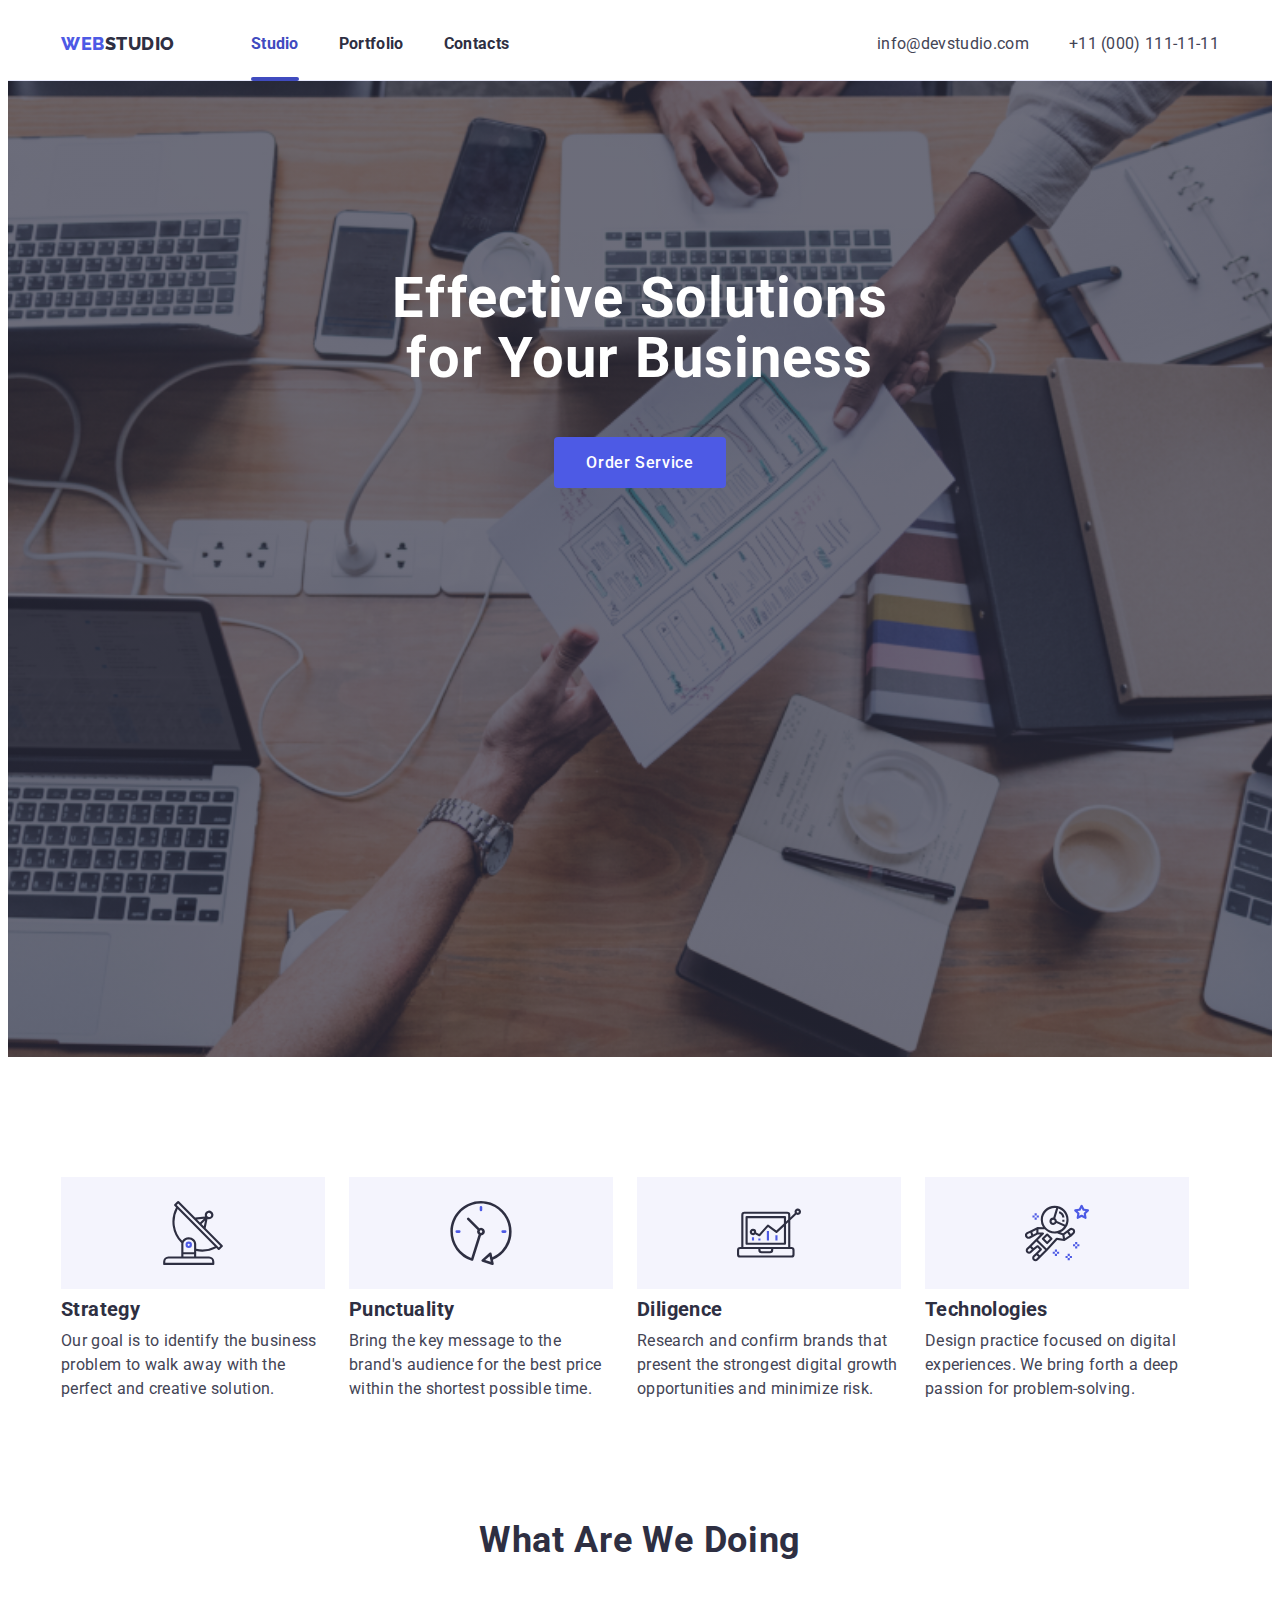
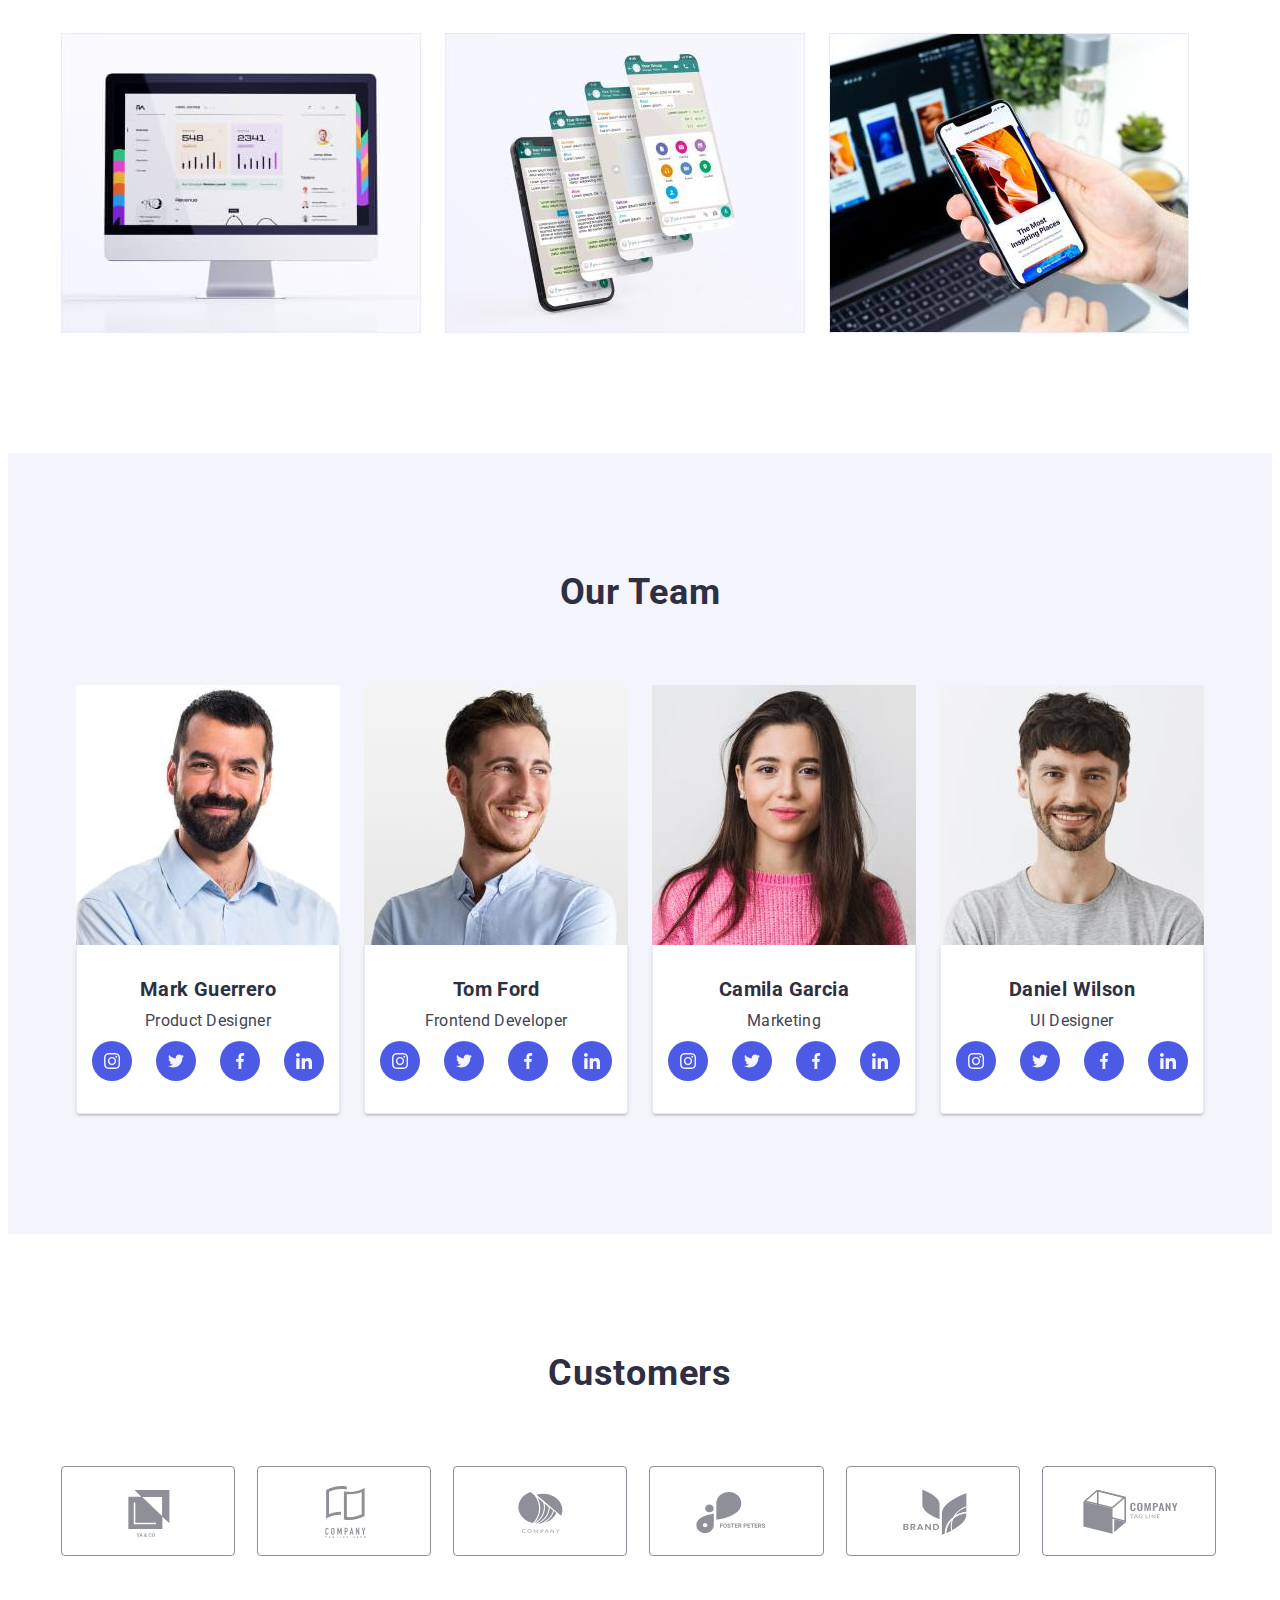
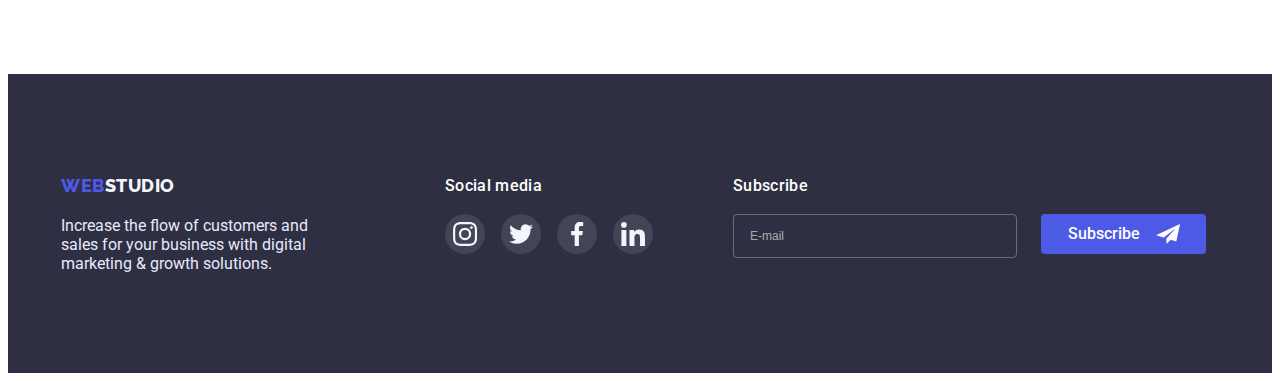
<file: index.html>
<!DOCTYPE html>
<html lang="en">
  <head>
    <meta charset="UTF-8" />
    <meta http-equiv="X-UA-Compatible" content="IE=edge" />
    <meta name="viewport" content="width=device-width, initial-scale=1.0" />
    <title>Document</title>
    <link rel="preconnect" href="https://fonts.googleapis.com" />
    <link rel="preconnect" href="https://fonts.gstatic.com" crossorigin />
    <link
      href="https://fonts.googleapis.com/css2?family=Raleway:wght@800&family=Roboto:wght@400;500;700;900&display=swap"
      rel="stylesheet"
    />
    <link
      rel="stylesheet"
      href="https://cdnjs.cloudflare.com/ajax/libs/modern-normalize/1.1.0/modern-normalize.min.css"
      integrity="sha512-wpPYUAdjBVSE4KJnH1VR1HeZfpl1ub8YT/NKx4PuQ5NmX2tKuGu6U/JRp5y+Y8XG2tV+wKQpNHVUX03MfMFn9Q=="
      crossorigin="anonymous"
      referrerpolicy="no-referrer"
    />
    <link rel="stylesheet" href="./css/styles.css" />
  </head>

  <body>
    <header class="header">
      <div class="container header-container">
        <a href="./index.html" class="header-logo link logo"
          >WEB <span class="header-part-logo logo">studio</span>
        </a>
        <nav class="header-navigation">
          <ul class="header-list list">
            <li class="header-item">
              <a class="header-link link current" href="./index.html">Studio</a>
            </li>
            <li class="header-item">
              <a class="header-link link" href="./portfolio.html">Portfolio</a>
            </li>
            <li class="header-item">
              <a class="header-link link" href="">Contacts</a>
            </li>
          </ul>
        </nav>
        <ul class="contact-list list">
          <li class="contact-item">
            <a class="contact-link link" href="mailto:info@devstudio.com"
              >info@devstudio.com</a
            >
          </li>
          <li class="contact-item">
            <a class="contact-link link" href="tel:+110001111111"
              >+11 (000) 111-11-11</a
            >
          </li>
        </ul>
      </div>
    </header>
    <main>
      <!-- Hero -->
      <section class="hero">
        <div class="container">
          <h1 class="hero-title">Effective Solutions for Your Business</h1>
          <button class="hero-btn" type="button" data-modal-open>
            Order Service
          </button>
        </div>
      </section>
      <!-- Benefits -->
      <section class="benefits section">
        <div class="container">
          <h2 class="visually-hidden">Company benefits</h2>
          <ul class="benefits-list list">
            <li class="benefits-item">
              <div class="benefits-imgs">
                <svg class="benefits-ikon" width="64" height="64">
                  <use href="./images/icons.svg#icon-antenna-1"></use>
                </svg>
              </div>
              <h3 class="benefits-title">Strategy</h3>
              <p class="benefits-text">
                Our goal is to identify the business problem to walk away with
                the perfect and creative solution.
              </p>
            </li>
            <li class="benefits-item">
              <div class="benefits-imgs">
                <svg class="benefits-ikon" width="64" height="64">
                  <use href="./images/icons.svg#icon-clock-1"></use>
                </svg>
              </div>
              <h3 class="benefits-title">Punctuality</h3>
              <p class="benefits-text">
                Bring the key message to the brand's audience for the best price
                within the shortest possible time.
              </p>
            </li>
            <li class="benefits-item">
              <div class="benefits-imgs">
                <svg class="benefits-ikon" width="64" height="64">
                  <use href="./images/icons.svg#icon-diagram-1"></use>
                </svg>
              </div>
              <h3 class="benefits-title">Diligence</h3>
              <p class="benefits-text">
                Research and confirm brands that present the strongest digital
                growth opportunities and minimize risk.
              </p>
            </li>
            <li class="benefits-item">
              <div class="benefits-imgs">
                <svg class="benefits-ikon" width="64" height="64">
                  <use href="./images/icons.svg#icon-astronaut-1"></use>
                </svg>
              </div>
              <h3 class="benefits-title">Technologies</h3>
              <p class="benefits-text">
                Design practice focused on digital experiences. We bring forth a
                deep passion for problem-solving.
              </p>
            </li>
          </ul>
        </div>
      </section>
      <!-- Services -->
      <section class="services section">
        <div class="container">
          <h2 class="services-title">What are we doing</h2>
          <ul class="services-list list">
            <li class="services-item">
              <img src="./images/img1.jpg" alt="analytics" width="360" />
            </li>
            <li class="services-item">
              <img src="./images/img2.jpg" alt="android app" width="360" />
            </li>
            <li class="services-item">
              <img src="./images/img3.jpg" alt="ui/ux" width="360" />
            </li>
          </ul>
        </div>
      </section>
      <!-- Team -->
      <section class="team section">
        <div class="container">
          <h2 class="team-title">Our Team</h2>
          <ul class="team-list list">
            <li class="team-item">
              <img src="./images/Mark.jpg" alt="Mark Guerrero" width="264" />
              <div class="people-descr text-under-img">
                <h3 class="team-after-title">Mark Guerrero</h3>
                <p class="team-text">Product Designer</p>
                <ul class="team-soc-list list">
                  <li class="team-soc-item">
                    <a href="" class="team-soc-link link">
                      <svg class="team-soc-ikon" width="16" height="16">
                        <use href="./images/icons.svg#icon-instagram-1"></use>
                      </svg>
                    </a>
                  </li>
                  <li class="team-soc-item">
                    <a href="" class="team-soc-link link">
                      <svg class="team-soc-ikon" width="16" height="16">
                        <use href="./images/icons.svg#icon-twitter-1"></use>
                      </svg>
                    </a>
                  </li>
                  <li class="team-soc-item">
                    <a href="" class="team-soc-link link">
                      <svg class="team-soc-ikon" width="16" height="16">
                        <use href="./images/icons.svg#icon-facebook-1"></use>
                      </svg>
                    </a>
                  </li>
                  <li class="team-soc-item">
                    <a href="" class="team-soc-link link">
                      <svg class="team-soc-ikon" width="16" height="16">
                        <use href="./images/icons.svg#icon-linkedin-1"></use>
                      </svg>
                    </a>
                  </li>
                </ul>
              </div>
            </li>
            <li class="team-item">
              <img src="./images/Tom.jpg" alt="Tom Ford" width="264" />
              <div class="people-descr text-under-img">
                <h3 class="team-after-title">Tom Ford</h3>
                <p class="team-text">Frontend Developer</p>
                <ul class="team-soc-list list">
                  <li class="team-soc-item">
                    <a href="" class="team-soc-link link">
                      <svg class="team-soc-icon" width="16" height="16">
                        <use href="./images/icons.svg#icon-instagram-1"></use>
                      </svg>
                    </a>
                  </li>
                  <li class="team-soc-item">
                    <a href="" class="team-soc-link link">
                      <svg class="team-soc-icon" width="16" height="16">
                        <use href="./images/icons.svg#icon-twitter-1"></use>
                      </svg>
                    </a>
                  </li>
                  <li class="team-soc-item">
                    <a href="" class="team-soc-link link">
                      <svg class="team-soc-icon" width="16" height="16">
                        <use href="./images/icons.svg#icon-facebook-1"></use>
                      </svg>
                    </a>
                  </li>
                  <li class="team-soc-item">
                    <a href="" class="team-soc-link link">
                      <svg class="team-soc-icon" width="16" height="16">
                        <use href="./images/icons.svg#icon-linkedin-1"></use>
                      </svg>
                    </a>
                  </li>
                </ul>
              </div>
            </li>
            <li class="team-item">
              <img src="./images/Camila.jpg" alt="Camila Garcia" width="264" />
              <div class="people-descr text-under-img">
                <h3 class="team-after-title">Camila Garcia</h3>
                <p class="team-text">Marketing</p>
                <ul class="team-soc-list list">
                  <li class="team-soc-item">
                    <a href="" class="team-soc-link link">
                      <svg class="team-soc-icon" width="16" height="16">
                        <use href="./images/icons.svg#icon-instagram-1"></use>
                      </svg>
                    </a>
                  </li>
                  <li class="team-soc-item">
                    <a href="" class="team-soc-link link">
                      <svg class="team-soc-icon" width="16" height="16">
                        <use href="./images/icons.svg#icon-twitter-1"></use>
                      </svg>
                    </a>
                  </li>
                  <li class="team-soc-item">
                    <a href="" class="team-soc-link link">
                      <svg class="team-soc-icon" width="16" height="16">
                        <use href="./images/icons.svg#icon-facebook-1"></use>
                      </svg>
                    </a>
                  </li>
                  <li class="team-soc-item">
                    <a href="" class="team-soc-link link">
                      <svg class="team-soc-icon" width="16" height="16">
                        <use href="./images/icons.svg#icon-linkedin-1"></use>
                      </svg>
                    </a>
                  </li>
                </ul>
              </div>
            </li>
            <li class="team-item">
              <img src="./images/Daniel.jpg" alt="Daniel Wilson" width="264" />
              <div class="people-descr text-under-img">
                <h3 class="team-after-title">Daniel Wilson</h3>
                <p class="team-text">UI Designer</p>
                <ul class="team-soc-list list">
                  <li class="team-soc-item">
                    <a href="" class="team-soc-link link">
                      <svg class="team-soc-icon" width="16" height="16">
                        <use href="./images/icons.svg#icon-instagram-1"></use>
                      </svg>
                    </a>
                  </li>
                  <li class="team-soc-item">
                    <a href="" class="team-soc-link link">
                      <svg class="team-soc-icon" width="16" height="16">
                        <use href="./images/icons.svg#icon-twitter-1"></use>
                      </svg>
                    </a>
                  </li>
                  <li class="team-soc-item">
                    <a href="" class="team-soc-link link">
                      <svg class="team-soc-icon" width="16" height="16">
                        <use href="./images/icons.svg#icon-facebook-1"></use>
                      </svg>
                    </a>
                  </li>
                  <li class="team-soc-item">
                    <a href="" class="team-soc-link link">
                      <svg class="team-soc-icon" width="16" height="16">
                        <use href="./images/icons.svg#icon-linkedin-1"></use>
                      </svg>
                    </a>
                  </li>
                </ul>
              </div>
            </li>
          </ul>
        </div>
      </section>
      <!-- Customers -->
      <section class="customers section">
        <div class="container">
          <h3 class="customers-title">Customers</h3>
          <ul class="customers-list list">
            <li class="customers-item">
              <a href="" class="customers-link link">
                <svg class="customers-icon" width="104" height="56">
                  <use href="./images/icons.svg#icon-Client-1"></use>
                </svg>
              </a>
            </li>
            <li class="customers-item">
              <a href="" class="customers-link link">
                <svg class="customers-icon" width="104" height="56">
                  <use href="./images/icons.svg#icon-Client-2"></use>
                </svg>
              </a>
            </li>
            <li class="customers-item">
              <a href="" class="customers-link link">
                <svg class="customers-icon" width="104" height="56">
                  <use href="./images/icons.svg#icon-Client-3"></use>
                </svg>
              </a>
            </li>
            <li class="customers-item">
              <a href="" class="customers-link link">
                <svg class="customers-icon" width="104" height="56">
                  <use href="./images/icons.svg#icon-Client-4"></use>
                </svg>
              </a>
            </li>
            <li class="customers-item">
              <a href="" class="customers-link link">
                <svg class="customers-icon" width="104" height="56">
                  <use href="./images/icons.svg#icon-Client-5"></use>
                </svg>
              </a>
            </li>
            <li class="customers-item">
              <a href="" class="customers-link link">
                <svg class="customers-icon" width="104" height="56">
                  <use href="./images/icons.svg#icon-Client-6"></use>
                </svg>
              </a>
            </li>
          </ul>
        </div>
      </section>
    </main>
    <footer class="footer">
      <div class="container footer-inf">
        <div class="footer-logo-inf">
          <a href="./index.html" class="footer-logo link logo"
            >WEB <span class="footer-part-logo logo">studio</span></a>
          <p class="footer-text">
            Increase the flow of customers and sales for your business with
            digital marketing & growth solutions.
          </p>
        </div>
        <div class="footer-soc">
          <p class="footer-title">Social media</p>
          <ul class="footer-soc-list list">
            <li class="footer-soc-item">
              <a href="" class="footer-soc-link link">
                <svg class="footer-soc-icon" width="24" height="24">
                  <use href="./images/icons.svg#icon-instagram-1"></use>
                </svg>
              </a>
            </li>
            <li class="footer-soc-item">
              <a href="" class="footer-soc-link link">
                <svg class="footer-soc-icon" width="24" height="24">
                  <use href="./images/icons.svg#icon-twitter-1"></use>
                </svg>
              </a>
            </li>
            <li class="footer-soc-item">
              <a href="" class="footer-soc-link link">
                <svg class="footer-soc-icon" width="24" height="24">
                  <use href="./images/icons.svg#icon-facebook-1"></use>
                </svg>
              </a>
            </li>
            <li class="footer-soc-item">
              <a href="" class="footer-soc-link link">
                <svg class="footer-soc-icon" width="24" height="24">
                  <use href="./images/icons.svg#icon-linkedin-1"></use>
                </svg>
              </a>
            </li>
          </ul>
        </div>
        <form class="footer-form">
          <p class="footer-title">Subscribe</p>
          <div class="footer-sub">
            <input
              type="email"
              class="footer-input"
              placeholder="E-mail"
              name="email"
            />
            <button type="submit" class="btn-sub">
              Subscribe
              <svg class="form-footer-icon" width="24" height="24">
                <use href="./images/icons.svg#icon-telegram"></use>
              </svg>
            </button>
          </div>
        </form>
      </div>
    </footer>
    <div class="backdrop is-hidden" data-modal>
      <div class="modal">
        <button type="button" class="modal-close" data-modal-close>
          <svg class="icon icon-close">
            <use href="./images/icons.svg#icon-Close"></use>
          </svg>
        </button>
        <p class="modal-title">Leave your contacts and we will call you back</p>
        <form class="modal-form">
          <label for="user-name" class="modal-label">Name</label>
          <div class="input-wrap">
            <input
              type="text"
              class="modal-input"
              name="user-name"
              id="user-name"
            />

            <svg class="modal-icon" width="18" height="18">
              <use href="./images/icons.svg#icon-person"></use>
            </svg>
          </div>
          <label for="user-tel" class="modal-label">Phone</label>
          <div class="input-wrap">
            <input
              type="tel"
              class="modal-input"
              name="user-tel"
              id="user-tel"
            />
            <svg class="modal-icon" width="18" height="24">
              <use href="./images/icons.svg#icon-phone"></use>
            </svg>
          </div>

          <label for="user-email" class="modal-label">Email</label>
          <div class="input-wrap">
            <input
              type="email"
              class="modal-input"
              name="user-email"
              id="user-email"
            />
            <svg class="modal-icon" width="18" height="24">
              <use href="./images/icons.svg#icon-email"></use>
            </svg>
          </div>

          <label for="user-comment" class="modal-label">Comment</label>
          <textarea
            name="user-comment"
            id="user-comment"
            placeholder="Text input"
            class="modal-comment"
          ></textarea>

          <input
            type="checkbox"
            name="reg-consent"
            value="reg-consent"
            id="reg-consent"
            class="reg-consent visually-hidden"
          />
          <label for="reg-consent" class="modal-label">
            <span>
              <svg class="privacy-icon" width="10" height="8">
                <use href="./images/icons.svg#icon-vector"></use>
              </svg>
            </span>
            I accept the terms and conditions of the
            <a class="modal-link" href="">Privacy Policy</a>
          </label>
        </form>
        <button type="submit" class="send-btn">Send</button>
      </div>
    </div>
    <script src="./modal.js"></script>
  </body>
</html>
</file>
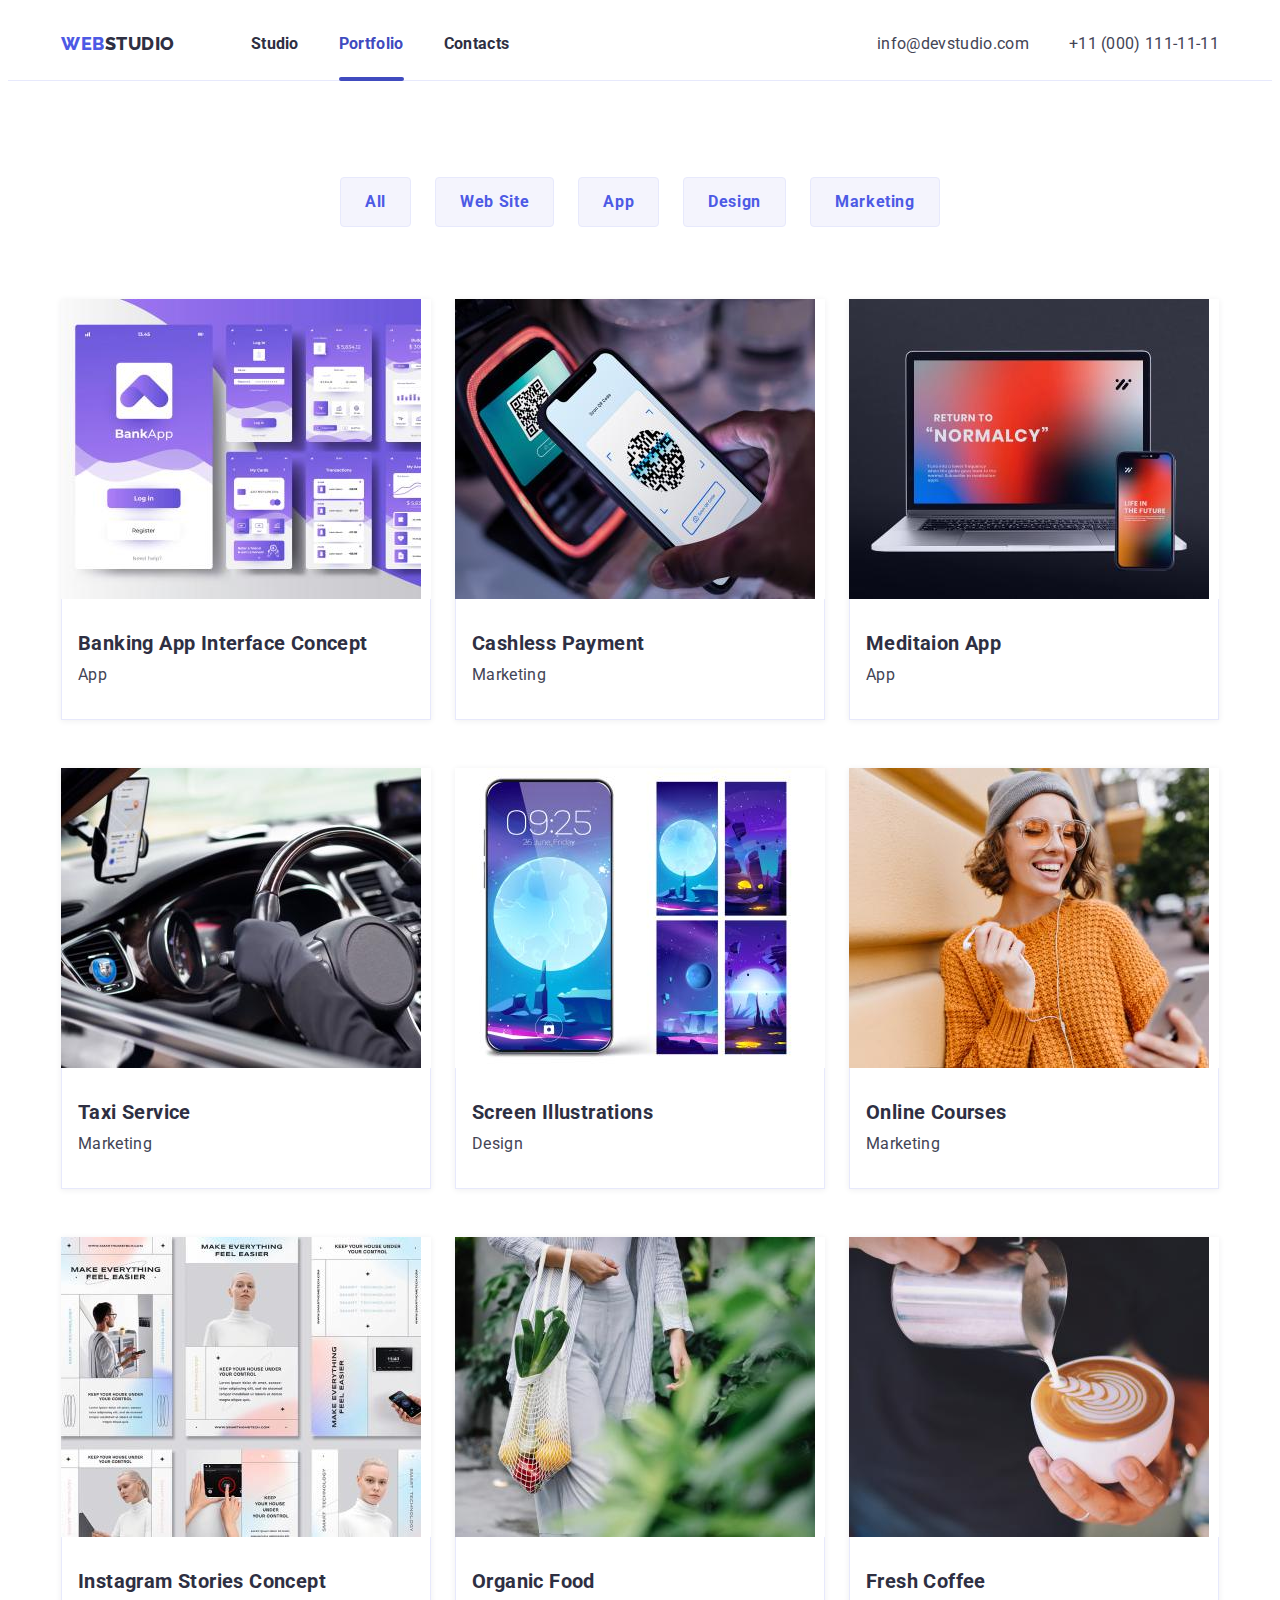
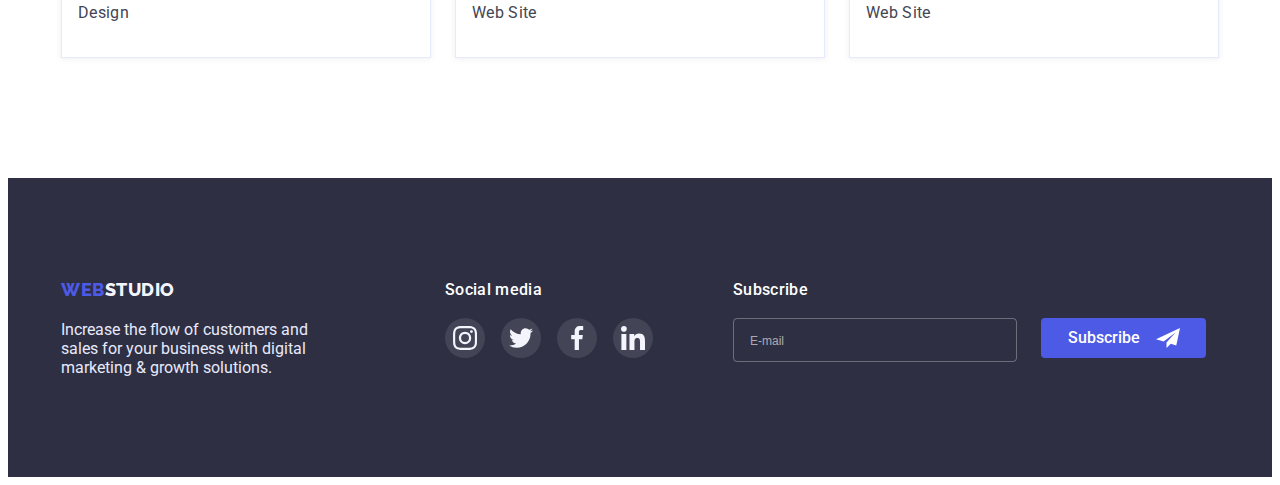
<file: portfolio.html>
<!DOCTYPE html>
<html lang="en">
  <head>
    <meta charset="UTF-8" />
    <meta http-equiv="X-UA-Compatible" content="IE=edge" />
    <meta name="viewport" content="width=device-width, initial-scale=1.0" />
    <title>Document</title>
    <link rel="preconnect" href="https://fonts.googleapis.com" />
    <link rel="preconnect" href="https://fonts.gstatic.com" crossorigin />
    <link
      href="https://fonts.googleapis.com/css2?family=Raleway:wght@800&family=Roboto:wght@400;500;700;900&display=swap"
      rel="stylesheet"
    />
    <link
      rel="stylesheet"
      href="https://cdnjs.cloudflare.com/ajax/libs/modern-normalize/1.1.0/modern-normalize.min.css"
      integrity="sha512-wpPYUAdjBVSE4KJnH1VR1HeZfpl1ub8YT/NKx4PuQ5NmX2tKuGu6U/JRp5y+Y8XG2tV+wKQpNHVUX03MfMFn9Q=="
      crossorigin="anonymous"
      referrerpolicy="no-referrer"
    />
    <link rel="stylesheet" href="./css/styles.css" />
  </head>

  <body>
    <header class="header">
      <div class="container header-container">
        <a href="./index.html" class="header-logo link logo"
          >WEB <span class="header-part-logo logo">studio</span>
        </a>
        <nav class="header-navigation">
          <ul class="header-list list">
            <li class="header-item">
              <a class="header-link link" href="./index.html">Studio</a>
            </li>
            <li class="header-item">
              <a class="header-link link current" href="./portfolio.html"
                >Portfolio</a
              >
            </li>
            <li class="header-item">
              <a class="header-link link" href="">Contacts</a>
            </li>
          </ul>
        </nav>
        <ul class="contact-list list">
          <li class="contact-item">
            <a class="contact-link link" href="mailto:info@devstudio.com"
              >info@devstudio.com</a
            >
          </li>
          <li class="contact-item">
            <a class="contact-link link" href="tel:+110001111111"
              >+11 (000) 111-11-11</a
            >
          </li>
        </ul>
      </div>
    </header>
    <main>
      <section class="work">
        <div class="container">
          <h1 class="visually-hidden">Examples of work</h1>
          <ul class="work-list-btn list">
            <li class="work-item-btn">
              <button class="work-btn" type="button">All</button>
            </li>
            <li class="work-item-btn">
              <button class="work-btn" type="button">Web Site</button>
            </li>
            <li class="work-item-btn">
              <button class="work-btn" type="button">App</button>
            </li>
            <li class="work-item-btn">
              <button class="work-btn" type="button">Design</button>
            </li>
            <li class="work-item-btn">
              <button class="work-btn" type="button">Marketing</button>
            </li>
          </ul>
          <ul class="work-ex-list list">
            <li class="work-ex-item">
              <a class="work-ex-link link" href="">
                <div class="work-top-wrap">
                  <img
                    src="./images/Banking-App.jpg"
                    alt="Banking App"
                    width="360"
                  />
                  <p class="work-top-text">
                    14 Stylish and User-Friendly App Design Concepts · Task
                    Manager App · Calorie Tracker App · Exotic Fruit Ecommerce
                    App · Cloud Storage App
                  </p>
                </div>
                <div class="product-descr text-under-img">
                  <h2 class="work-title">Banking App Interface Concept</h2>
                  <p class="work-text">App</p>
                </div>
              </a>
            </li>
            <li class="work-ex-item">
              <a class="work-ex-link link" href="">
                <div class="work-top-wrap">
                  <img
                    src="./images/Cashless-Payment.jpg"
                    alt="Cashless Payment"
                    width="360"
                  />
                  <p class="work-top-text">
                    14 Stylish and User-Friendly App Design Concepts · Task
                    Manager App · Calorie Tracker App · Exotic Fruit Ecommerce
                    App · Cloud Storage App
                  </p>
                </div>
                <div class="product-descr text-under-img">
                  <h2 class="work-title">Cashless Payment</h2>
                  <p class="work-text">Marketing</p>
                </div>
              </a>
            </li>
            <li class="work-ex-item">
              <a class="work-ex-link link" href="">
                <div class="work-top-wrap">
                  <img
                    src="./images/Meditaion-App.jpg"
                    alt="Meditaion App"
                    width="360"
                  />
                  <p class="work-top-text">
                    14 Stylish and User-Friendly App Design Concepts · Task
                    Manager App · Calorie Tracker App · Exotic Fruit Ecommerce
                    App · Cloud Storage App
                  </p>
                </div>
                <div class="product-descr text-under-img">
                  <h2 class="work-title">Meditaion App</h2>
                  <p class="work-text">App</p>
                </div>
              </a>
            </li>
            <li class="work-ex-item">
              <a class="work-ex-link link" href="">
                <div class="work-top-wrap">
                  <img src="./images/Taxi.jpg" alt="Taxi Service" width="360" />
                  <p class="work-top-text">
                    14 Stylish and User-Friendly App Design Concepts · Task
                    Manager App · Calorie Tracker App · Exotic Fruit Ecommerce
                    App · Cloud Storage App
                  </p>
                </div>
                <div class="product-descr text-under-img">
                  <h2 class="work-title">Taxi Service</h2>
                  <p class="work-text">Marketing</p>
                </div>
              </a>
            </li>

            <li class="work-ex-item">
              <a class="work-ex-link link" href="">
                <div class="work-top-wrap">
                  <img
                    src="./images/Screen.jpg"
                    alt="Screen Illustrations"
                    width="360"
                  />
                  <p class="work-top-text">
                    14 Stylish and User-Friendly App Design Concepts · Task
                    Manager App · Calorie Tracker App · Exotic Fruit Ecommerce
                    App · Cloud Storage App
                  </p>
                </div>
                <div class="product-descr text-under-img">
                  <h2 class="work-title">Screen Illustrations</h2>
                  <p class="work-text">Design</p>
                </div>
              </a>
            </li>
            <li class="work-ex-item">
              <a class="work-ex-link link" href="">
                <div class="work-top-wrap">
                  <img
                    src="./images/Courses.jpg"
                    alt="Online Courses"
                    width="360"
                  />
                  <p class="work-top-text">
                    14 Stylish and User-Friendly App Design Concepts · Task
                    Manager App · Calorie Tracker App · Exotic Fruit Ecommerce
                    App · Cloud Storage App
                  </p>
                </div>
                <div class="product-descr text-under-img">
                  <h2 class="work-title">Online Courses</h2>
                  <p class="work-text">Marketing</p>
                </div>
              </a>
            </li>
            <li class="work-ex-item">
              <a class="work-ex-link link" href="">
                <div class="work-top-wrap">
                  <img
                    src="./images/Stories-Concept.jpg"
                    alt="Stories Concept"
                    width="360"
                  />
                  <p class="work-top-text">
                    14 Stylish and User-Friendly App Design Concepts · Task
                    Manager App · Calorie Tracker App · Exotic Fruit Ecommerce
                    App · Cloud Storage App
                  </p>
                </div>
                <div class="product-descr text-under-img">
                  <h2 class="work-title">Instagram Stories Concept</h2>
                  <p class="work-text">Design</p>
                </div>
              </a>
            </li>
            <li class="work-ex-item">
              <a class="work-ex-link link" href="">
                <div class="work-top-wrap">
                  <img src="./images/Food.jpg" alt="Organic Food" width="360" />
                  <p class="work-top-text">
                    14 Stylish and User-Friendly App Design Concepts · Task
                    Manager App · Calorie Tracker App · Exotic Fruit Ecommerce
                    App · Cloud Storage App
                  </p>
                </div>
                <div class="product-descr text-under-img">
                  <h2 class="work-title">Organic Food</h2>
                  <p class="work-text">Web Site</p>
                </div>
              </a>
            </li>
            <li class="work-ex-item">
              <a class="work-ex-link link" href="">
                <div class="work-top-wrap">
                  <img src="./images/Coffee.jpg" alt="Coffee" width="360" />
                  <p class="work-top-text">
                    14 Stylish and User-Friendly App Design Concepts · Task
                    Manager App · Calorie Tracker App · Exotic Fruit Ecommerce
                    App · Cloud Storage App
                  </p>
                </div>
                <div class="product-descr text-under-img">
                  <h2 class="work-title">Fresh Coffee</h2>
                  <p class="work-text">Web Site</p>
                </div>
              </a>
            </li>
          </ul>
        </div>
      </section>
    </main>
    <footer class="footer">
      <div class="container footer-inf">
        <div class="footer-logo-inf">
          <a href="./index.html" class="footer-logo link logo"
            >WEB <span class="footer-part-logo logo">studio</span></a
          >
          <p class="footer-text">
            Increase the flow of customers and sales for your business with
            digital marketing & growth solutions.
          </p>
        </div>
        <div class="footer-soc">
          <p class="footer-title">Social media</p>
          <ul class="footer-soc-list list">
            <li class="footer-soc-item">
              <a href="" class="footer-soc-link link">
                <svg class="footer-soc-icon" width="24" height="24">
                  <use href="./images/icons.svg#icon-instagram-1"></use>
                </svg>
              </a>
            </li>
            <li class="footer-soc-item">
              <a href="" class="footer-soc-link link">
                <svg class="footer-soc-icon" width="24" height="24">
                  <use href="./images/icons.svg#icon-twitter-1"></use>
                </svg>
              </a>
            </li>
            <li class="footer-soc-item">
              <a href="" class="footer-soc-link link">
                <svg class="footer-soc-icon" width="24" height="24">
                  <use href="./images/icons.svg#icon-facebook-1"></use>
                </svg>
              </a>
            </li>
            <li class="footer-soc-item">
              <a href="" class="footer-soc-link link">
                <svg class="footer-soc-icon" width="24" height="24">
                  <use href="./images/icons.svg#icon-linkedin-1"></use>
                </svg>
              </a>
            </li>
          </ul>
        </div>
        <form class="footer-form">
          <p class="footer-title">Subscribe</p>
          <div class="footer-sub">
            <input
              type="email"
              class="footer-input"
              placeholder="E-mail"
              name="email"
            />
            <button type="submit" class="btn-sub">
              Subscribe
              <svg class="form-footer-icon" width="24" height="24">
                <use href="./images/icons.svg#icon-telegram"></use>
              </svg>
            </button>
          </div>
        </form>
      </div>
    </footer>
  </body>
</html>
</file>
<file: css/styles.css>
:root {
  --first-title-color: #2e2f42;
  --second-title-color: #ffffff;
  --main-text-color: #434455;
  --accent-color: #e7e9fc;
  --background-dark-color: #2e2f42;
  --background-ashen-color: #f4f4fd;
  --background-white-color: #ffffff;
  --btn-color: #4d5ae5;
  --btn-hover-color: #404bbf;
  --filter-btn-hover-color: #4d5ae5;
}

p,
h1,
h2,
h3,
h4,
h5,
h6 {
  margin: 0;
}

img {
  display: block;
}

body {
  font-family: "Roboto", sans-sarif;
  background-color: var(--background-basic-color);
  color: var(--main-text-color);
}

.list {
  list-style: none;
  margin: 0;
  padding-left: 0;
}

.link {
  text-decoration: none;
  color: inherit;
}

.visually-hidden {
  position: absolute;
  width: 1px;
  height: 1px;
  margin: -1px;
  border: 0;
  padding: 0;
  white-space: nowrap;
  clip-path: inset(100%);
  clip: rect(0 0 0 0);
  overflow: hidden;
}

.logo {
  font-family: "Raleway", sans-sarif;
  font-style: normal;
  font-weight: 800;
  font-size: 18px;
  line-height: 1.33;
  letter-spacing: 0.03em;
  text-transform: uppercase;
  display: flex;
}

.container {
  width: 1158px;
  margin-left: auto;
  margin-right: auto;
  padding-left: 15px;
  padding-right: 15px;
}

.section {
  padding-top: 120px;
  padding-bottom: 120px;
}

.text-under-img {
  padding-top: 32px;
  padding-bottom: 32px;
  border: 1px solid var(--accent-color);
  border-top: 0;
}

/* Header */
.header {
  padding-top: 24px;
  padding-bottom: 24px;
  border-bottom: 1px solid var(--accent-color);
}

.header > .container {
  display: flex;
  align-items: center;
}

.header-logo {
  color: var(--btn-color);
}

.header-part-logo {
  color: var(--first-title-color);
}

.header-navigation {
  align-items: center;
  margin-right: auto;
  margin-left: 76px;
}

.header-list {
  display: flex;
  gap: 40px;
}

.header-link {
  font-weight: 700;
  font-size: 16px;
  line-height: 1.5;
  letter-spacing: 0.02em;
  color: var(--first-title-color);
  transition-property: color;
  transition-duration: 250ms;
  transition-timing-function: cubic-bezier(0.4, 0, 0.2, 1);
  position: relative;
}

.current {
  color: var(--btn-hover-color);
}

.header-link.current::after {
  content: " ";
  position: absolute;
  width: 100%;
  height: 4px;
  background-color: var(--btn-hover-color);
  border-radius: 2px;
  left: 0;
  bottom: -28px;
}

.header-link:hover,
.header-link:focus {
  color: var(--btn-color);
}

.contact-list {
  display: flex;
  gap: 40px;
  margin-left: auto;
}

.contact-link {
  font-weight: 400;
  font-size: 16px;
  line-height: 1.5;
  letter-spacing: 0.02em;
  color: var(--main-text-color);
  transition-property: color;
  transition-duration: 250ms;
  transition-timing-function: cubic-bezier(0.4, 0, 0.2, 1);
}

.contact-link:hover,
.contact-link:focus {
  color: var(--btn-color);
}

/* Index Hero */
.hero {
  text-align: center;
  background-color: var(--background-dark-color);
  padding-top: 188px;
  padding-bottom: 188px;
  background-image: linear-gradient(
      rgba(46, 47, 66, 0.7),
      rgba(46, 47, 66, 0.7)
    ),
    url(../images/people-office\ 1.jpg);
  background-position: center;
  background-repeat: no-repeat;
  background-size: cover;
  max-width: 1440px;
  height: 600px;
  margin: 0 auto;
}

.hero-title {
  font-size: 56px;
  line-height: 1.07;
  letter-spacing: 0.02em;
  color: var(--second-title-color);
  margin-bottom: 48px;
  max-width: 496px;
  margin-left: auto;
  margin-right: auto;
}

.hero-btn {
  font-family: inherit;
  font-weight: 500;
  font-size: 16px;
  line-height: 1.19;
  letter-spacing: 0.04em;
  color: var(--second-title-color);
  background-color: var(--btn-color);
  cursor: pointer;

  padding: 16px 32px;
  border-radius: 4px;
  min-width: 169px;
  border: none;
  transition-property: background-color, box-shadow;
  transition-duration: 250ms;
  transition-timing-function: cubic-bezier(0.4, 0, 0.2, 1);
}

.hero-btn:hover,
.hero-btn:focus {
  background-color: var(--btn-hover-color);
  box-shadow: 0px 4px 4px rgba(0, 0, 0, 0.15);
}

/* Benefits */

.benefits-list {
  display: flex;
  gap: 24px;
}

.benefits-imgs {
  background-color: var(--background-ashen-color);
  width: 264px;
  height: 112px;
  display: flex;
  justify-content: center;
  align-items: center;
  margin-bottom: 8px;
}

.benefits-title {
  font-weight: 700;
  font-size: 20px;
  line-height: 1.2;
  letter-spacing: 0.02em;
  color: var(--first-title-color);
  margin-bottom: 8px;
}

.benefits-text {
  font-weight: 400;
  font-size: 16px;
  line-height: 1.5;
  letter-spacing: 0.02em;
  max-width: 264px;
}

/* Services */

.services {
  padding-top: 0;
}

.services-title {
  font-weight: 700;
  font-size: 36px;
  line-height: 1.11;
  text-align: center;
  letter-spacing: 0.02em;
  text-transform: capitalize;
  color: var(--first-title-color);

  margin-bottom: 72px;
}

.services-list {
  display: flex;
  gap: 24px;
}

/* Team */
.team {
  background-color: var(--background-ashen-color);
}

.team-title {
  font-weight: 700;
  font-size: 36px;
  line-height: 1.11;
  text-align: center;
  letter-spacing: 0.02em;
  text-transform: capitalize;
  color: var(--first-title-color);
  margin-bottom: 72px;
}

.team-list {
  display: flex;
  justify-content: center;
  gap: 24px;
}

.team-item {
  background-color: var(--background-white-color);
  text-align: center;
}

.team-after-title {
  font-weight: 700;
  font-size: 20px;
  line-height: 1.2;
  letter-spacing: 0.02em;
  color: var(--first-title-color);
  margin-bottom: 8px;
}

.people-descr {
  box-shadow: 0px 1px 6px rgba(46, 47, 66, 0.08),
    0px 1px 1px rgba(46, 47, 66, 0.16), 0px 2px 1px rgba(46, 47, 66, 0.08);
  border-radius: 0px 0px 4px 4px;
}

.team-text {
  font-weight: 400;
  font-size: 16px;
  line-height: 1.5;
  letter-spacing: 0.02em;
  margin-bottom: 8px;
}

.team-soc-list {
  display: flex;
  justify-content: center;
  gap: 24px;
}

.team-soc-item {
  width: 40px;
  height: 40px;
}

.team-soc-link {
  width: 100%;
  height: 100%;
  background-color: var(--btn-color);
  border-radius: 50%;
  display: flex;
  align-items: center;
  justify-content: center;
  transition-property: background-color;
  transition-duration: 250ms;
  transition-timing-function: cubic-bezier(0.4, 0, 0.2, 1);
}

.team-soc-link:hover,
.team-soc-link:focus {
  background-color: var(--btn-hover-color);
}

/* Customers */
.customers-title {
  font-weight: 700;
  font-size: 36px;
  line-height: 1.11;
  text-align: center;
  letter-spacing: 0.02em;
  color: var(--background-dark-color);
  margin-bottom: 72px;
}

.customers-list {
  display: flex;
  gap: 24px;
}

.customers-item {
  width: calc((100% - 125px) / 6);
  height: 88px;
}

.customers-link {
  width: 100%;
  height: 100%;
  border: 1px solid currentColor;
  border-radius: 4px;
  display: flex;
  align-items: center;
  justify-content: center;
  color: #8e8f99;
  transition-property: color;
  transition-duration: 250ms;
  transition-timing-function: cubic-bezier(0.4, 0, 0.2, 1);
}

.customers-link:hover {
  color: var(--btn-color);
}

.customers-link:focus {
  border-color: var(--btn-color);
}

.customers-link:hover .customers-icon {
  fill: var(--btn-color);
}

.customers-link:focus .customers-icon {
  fill: var(--btn-color);
}

.customers-icon {
  fill: currentColor;
  transition-property: fill;
  transition-duration: 250ms;
  transition-timing-function: cubic-bezier(0.4, 0, 0.2, 1);
}

/* Footer */
.footer {
  background-color: var(--background-dark-color);
  padding-top: 100px;
  padding-bottom: 100px;

}

.footer-inf {
  display: flex;
}

.footer-logo {
  color: var(--btn-color);
}

.footer-part-logo {
  color: var(--background-ashen-color);
}

.footer-text {
  color: var(--accent-color);
  margin-top: 18px;
  max-width: 264px;
}

.footer-logo-inf {
  margin-right: 120px;
}

.footer-soc {
  margin-right: 80px;
}

.footer-title {
  font-weight: 500;
  font-size: 16px;
  line-height: 1.5;
  letter-spacing: 0.02em;
  color: var(--second-title-color);
  margin-bottom: 16px;
}

.footer-soc-list {
  display: flex;
  justify-content: center;
  gap: 16px;
}

.footer-soc-item {
  width: 40px;
  height: 40px;
}

.footer-soc-link {
  width: 100%;
  height: 100%;
  background-color: #434455;
  border-radius: 50%;
  display: flex;
  align-items: center;
  justify-content: center;
  transition-property: background-color;
  transition-duration: 250ms;
  transition-timing-function: cubic-bezier(0.4, 0, 0.2, 1);
}

.footer-soc-link:hover {
  background-color: #31d0aa;
}


.footer-sub {
  display: flex;
}

.footer-input {
  width: 264px;
  height: 40px;
  background-color: transparent;
  border: 1px solid rgba(255, 255, 255, 0.3);
  border-radius: 4px;
  outline: none;
  padding-left: 16px;
  margin-right: 24px;
  color: var(--background-ashen-color);
}

.footer-input::placeholder {
  font-weight: 400;
  font-size: 12px;
  line-height: 2;
  color: rgba(255, 255, 255, 0.6);
}

.btn-sub {
  font-family: inherit;
  font-weight: 500;
  width: 165px;
  height: 40px;
  padding: 8px 24px;
  display: flex;
  justify-content: center;
  align-items: center;
  cursor: pointer;
  gap: 16px;
  background-color: var(--btn-color);
  border-radius: 4px;
  border: transparent;
  font-weight: 500;
  font-size: 16px;
  line-height: 1.5;
  color: var(--second-title-color);
  transition-property: background-color;
  transition-duration: 250ms;
  transition-timing-function: cubic-bezier(0.4, 0, 0.2, 1);
}

.form-footer-icon {
  fill: var(--second-title-color);
}

.btn-sub:hover,
.btn-sub:focus {
  background-color: var(--btn-hover-color);
}

/* Portfolio */
.work {
  padding-top: 96px;
  padding-bottom: 120px;
}

.work-list-btn {
  display: flex;
  justify-content: center;
  gap: 24px;
  margin-bottom: 72px;
}

.work-btn {
  font-family: inherit;
  font-weight: 700;
  font-size: 16px;
  line-height: 1.5;
  align-items: center;
  text-align: center;
  letter-spacing: 0.04em;
  color: var(--btn-color);
  background-color: var(--background-ashen-color);
  cursor: pointer;

  border: 1px solid var(--accent-color);
  border-radius: 4px;
  padding: 12px 24px;

  transition-property: color, background-color, box-shadow, border;
  transition-duration: 250ms;
  transition-timing-function: cubic-bezier(0.4, 0, 0.2, 1);
}

.work-btn:hover,
.work-btn:focus {
  color: var(--second-title-color);
  background-color: var(--filter-btn-hover-color);
  box-shadow: 0px 3px 1px rgba(0, 0, 0, 0.1), 0px 2px 1px rgba(0, 0, 0, 0.08),
    0px 2px 2px rgba(0, 0, 0, 0.12);
  border: 1px solid var(--filter-btn-hover-color);
}

.work-ex-link {
  display: block;
  box-shadow: 0px 1px 6px rgba(46, 47, 66, 0.08);
  transition-property: box-shadow;
  transition-duration: 250ms;
  transition-timing-function: cubic-bezier(0.4, 0, 0.2, 1);
}

.work-ex-link:hover,
.work-ex-link:focus {
  box-shadow: 0px 1px 6px rgba(46, 47, 66, 0.08),
    0px 1px 1px rgba(46, 47, 66, 0.16), 0px 2px 1px rgba(46, 47, 66, 0.08);
}

.work-ex-list {
  display: flex;
  flex-wrap: wrap;
  column-gap: 24px;
  row-gap: 48px;
}

.work-ex-link:hover .work-title {
  color: var(--btn-color);
}

.work-ex-link:hover .work-text {
  color: var(--btn-color);
}

.work-ex-link:focus .work-title {
  color: var(--btn-color);
}

.work-ex-link:focus .work-text {
  color: var(--btn-color);
}

.work-ex-item {
  width: calc((100% - 48px) / 3);
}

.work-ex-link:hover .work-top-text,
.work-ex-link:focus .work-top-text {
  transform: translateY(0);
}

.work-top-wrap {
  position: relative;
  overflow: hidden;
}

.work-top-text {
  position: absolute;
  top: 0;
  font-weight: 400;
  font-size: 16px;
  line-height: 1.5;
  letter-spacing: 0.02em;
  color: var(--background-ashen-color);
  padding-left: 32px;
  padding-right: 32px;
  padding-top: 40px;
  background-color: var(--btn-color);
  height: 100%;
  transform: translateY(100%);
  transition: transform 250ms;
  overflow: auto;
}

.product-descr {
  padding-left: 16px;
}

.work-title {
  font-weight: 700;
  font-size: 20px;
  line-height: 1.2;
  letter-spacing: 0.02em;
  color: var(--first-title-color);
  margin-bottom: 8px;
  transition-property: color;
  transition-duration: 250ms;
  transition-timing-function: cubic-bezier(0.4, 0, 0.2, 1);
}

.work-text {
  font-weight: 400;
  font-size: 16px;
  line-height: 1.5;
  letter-spacing: 0.02em;
  transition-property: color;
  transition-duration: 250ms;
  transition-timing-function: cubic-bezier(0.4, 0, 0.2, 1);
}

.backdrop {
  position: fixed;
  top: 0;
  width: 100%;
  height: 100%;
  background-color: rgba(46, 47, 66, 0.4);
  transition: opacity 250ms linear, visibility 250ms linear;
}

.modal {
  position: absolute;
  width: 408px;
  height: 608px;
  top: 50%;
  left: 50%;
  background: #fcfcfc;
  box-shadow: 0px 1px 1px rgba(0, 0, 0, 0.14), 0px 1px 3px rgba(0, 0, 0, 0.12),
    0px 2px 1px rgba(0, 0, 0, 0.2);
  border-radius: 4px;
  transform: translate(-50%, -50%) translateY(30px);
  transition: transform 250ms linear;
  padding: 72px 24px 24px;
}

.backdrop.is-hidden .modal {
  transform: translate(-50%, -50%) translateY(0);
}

.modal-close {
  width: 24px;
  height: 24px;
  position: absolute;
  border: 1px solid rgba(0, 0, 0, 0.1);
  background: #e7e9fc;
  display: flex;
  cursor: pointer;
  border-radius: 50%;
  top: 24px;
  right: 24px;
  align-items: center;
  justify-content: center;
  transition-duration: 250ms;
  transition-timing-function: cubic-bezier(0.4, 0, 0.2, 1);
}

.icon-close {
  width: 8px;
  height: 8px;
}

.modal-close:focus,
.modal-close:hover {
  background-color: var(--btn-hover-color);
  fill: var(--second-title-color);
}

.is-hidden {
  opacity: 0;
  visibility: hidden;
  pointer-events: none;
}

.modal-title {
  font-weight: 500;
  font-size: 16px;
  line-height: 1.5;
  text-align: center;
  letter-spacing: 0.02em;
  
  color: var(--first-title-color);
  margin-bottom: 13px;
}


.modal-label {
  font-weight: 400;
  font-size: 12px;
  line-height: 1.33;
  letter-spacing: 0.04em;
  color: #8e8f99;
  display: flex;
  align-items: center;
}

.modal-input {
  width: 100%;
  height: 40px;
  background-color: transparent;
  border: 1px solid rgba(33, 33, 33, 0.2);
  border-radius: 4px;
  padding-left: 38px;
  outline: none;
  transition-duration: 250ms;
  transition-timing-function: cubic-bezier(0.4, 0, 0.2, 1);
}

.modal-input:focus {
  border-color: var(--btn-color);
}

.modal-comment {
  width: 100%;
  height: 120px;
  background-color: transparent;
  border: 1px solid rgba(33, 33, 33, 0.2);
  border-radius: 4px;
  outline: none;
  padding: 8px 16px;
  resize: none;
  margin-bottom: 19px;
  transition-duration: 250ms;
  transition-timing-function: cubic-bezier(0.4, 0, 0.2, 1);
}

.modal-comment:focus {
  border-color: var(--btn-color);
}

.modal-comment::placeholder {
  font-weight: 400;
  font-size: 12px;
  line-height: 1.33;
  letter-spacing: 0.04em;
  color: rgba(117, 117, 117, 0.5);
}

.input-wrap {
  position: relative;
  margin-top: 4px;
  margin-bottom: 8px;
}

.modal-icon {
  position: absolute;
  left: 16px;
  top: 50%;
  transform: translateY(-50%);
  transition-duration: 250ms;
  transition-timing-function: cubic-bezier(0.4, 0, 0.2, 1);
  fill: var(--first-title-color);
}

.modal-input:focus + .modal-icon {
  fill: var(--btn-color);
}

.send-btn {
  font-family: inherit;
  font-weight: 500;
  font-size: 16px;
  line-height: 1.19;
  letter-spacing: 0.04em;
  color: var(--second-title-color);
  background-color: var(--btn-color);
  cursor: pointer;
  display: block;
  margin-left: auto;
  margin-right: auto;
  padding: 16px 32px;
  border-radius: 4px;
  min-width: 169px;
  height: 56px;
  border: none;
  box-shadow: 0px 4px 4px rgba(0, 0, 0, 0.15);
  transition-property: background-color, box-shadow;
  transition-duration: 250ms;
  transition-timing-function: cubic-bezier(0.4, 0, 0.2, 1);
  margin-top: 24px;
  
}

.send-btn:hover,
.send-btn:focus {
  background-color: var(--btn-hover-color);
  box-shadow: 0px 4px 4px rgba(0, 0, 0, 0.15);
}

.modal-label span {
  width: 16px;
  height: 16px;
  border: 1.25px solid #2e2f42;
  border-radius: 2px;
  display: flex;
  align-items: center;
  justify-content: center;
  margin-right: 8px;
  fill: transparent;
}

.modal-link {
  color: var(--btn-color);
  margin-left: 5px;
}

.reg-consent:checked + .modal-label span {
  background-color: var(--btn-hover-color);
  fill: var(--background-ashen-color);
  border: none;
}
</file>
